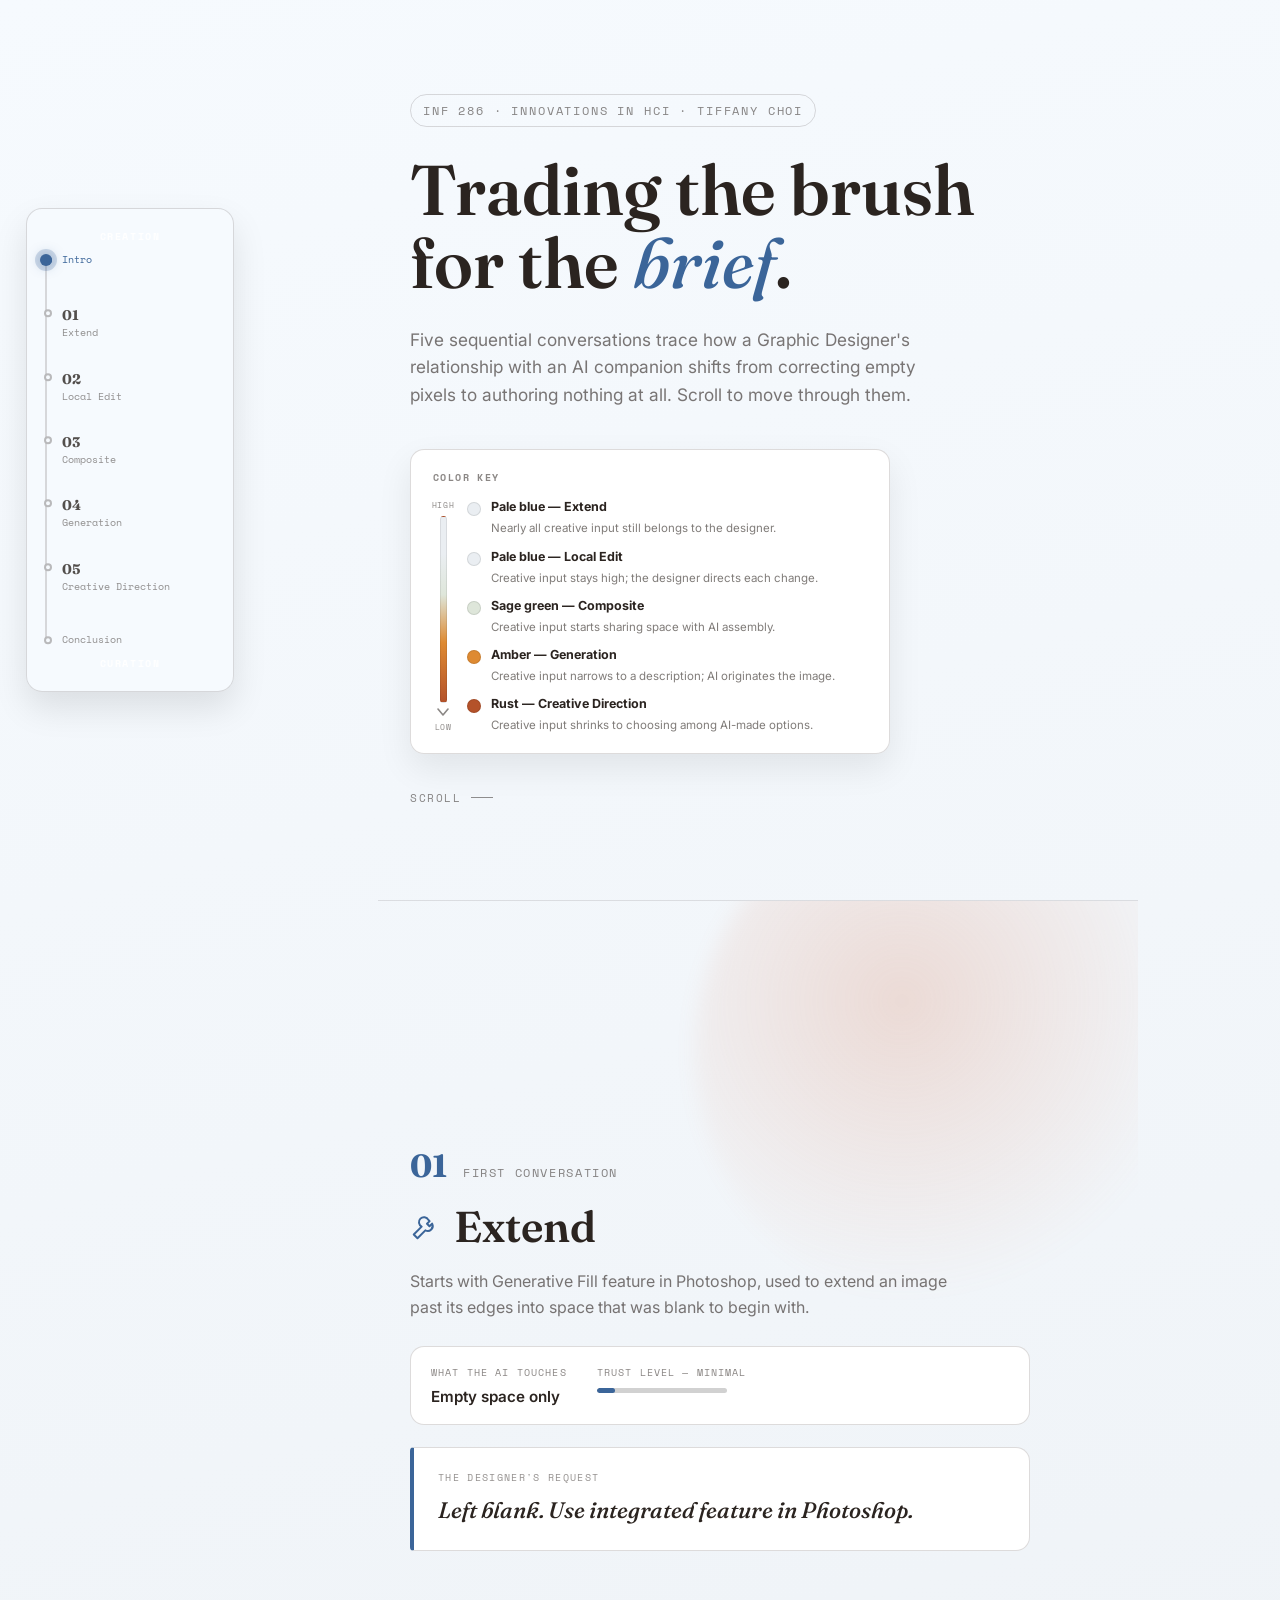
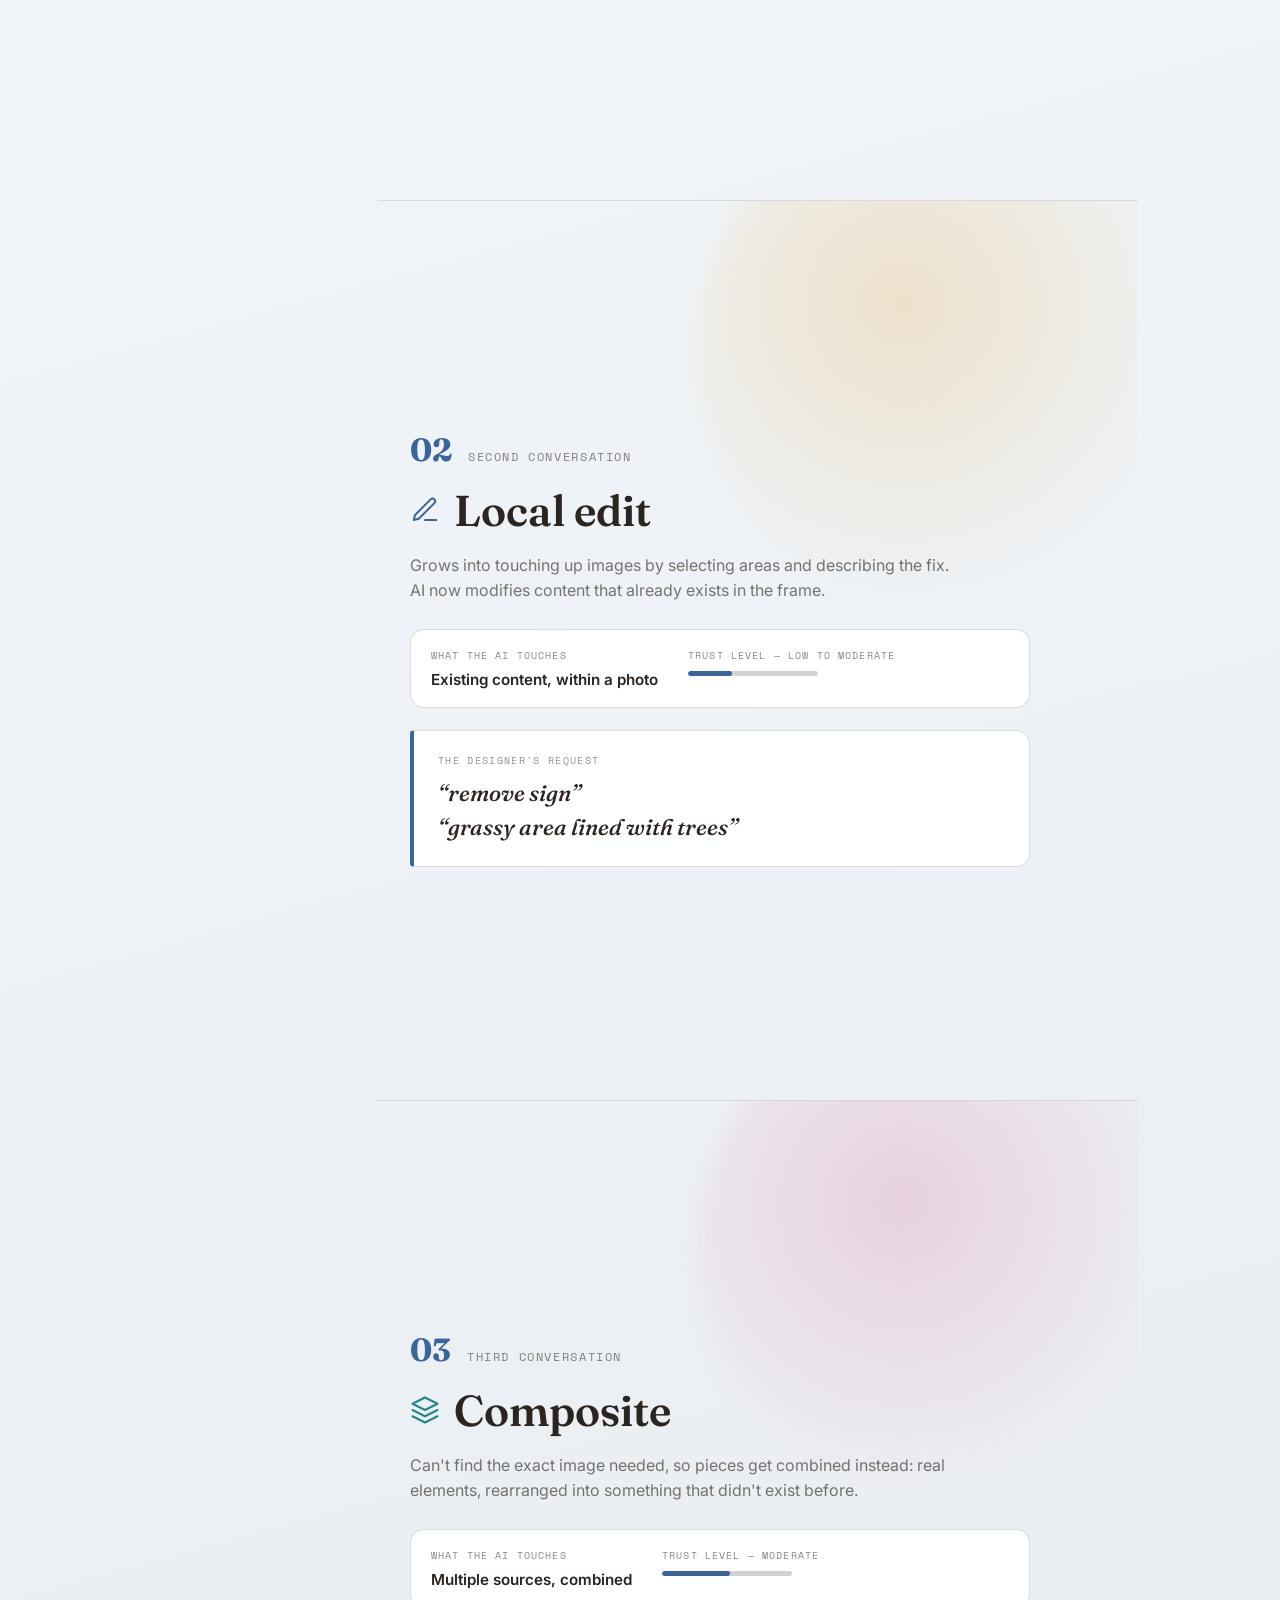
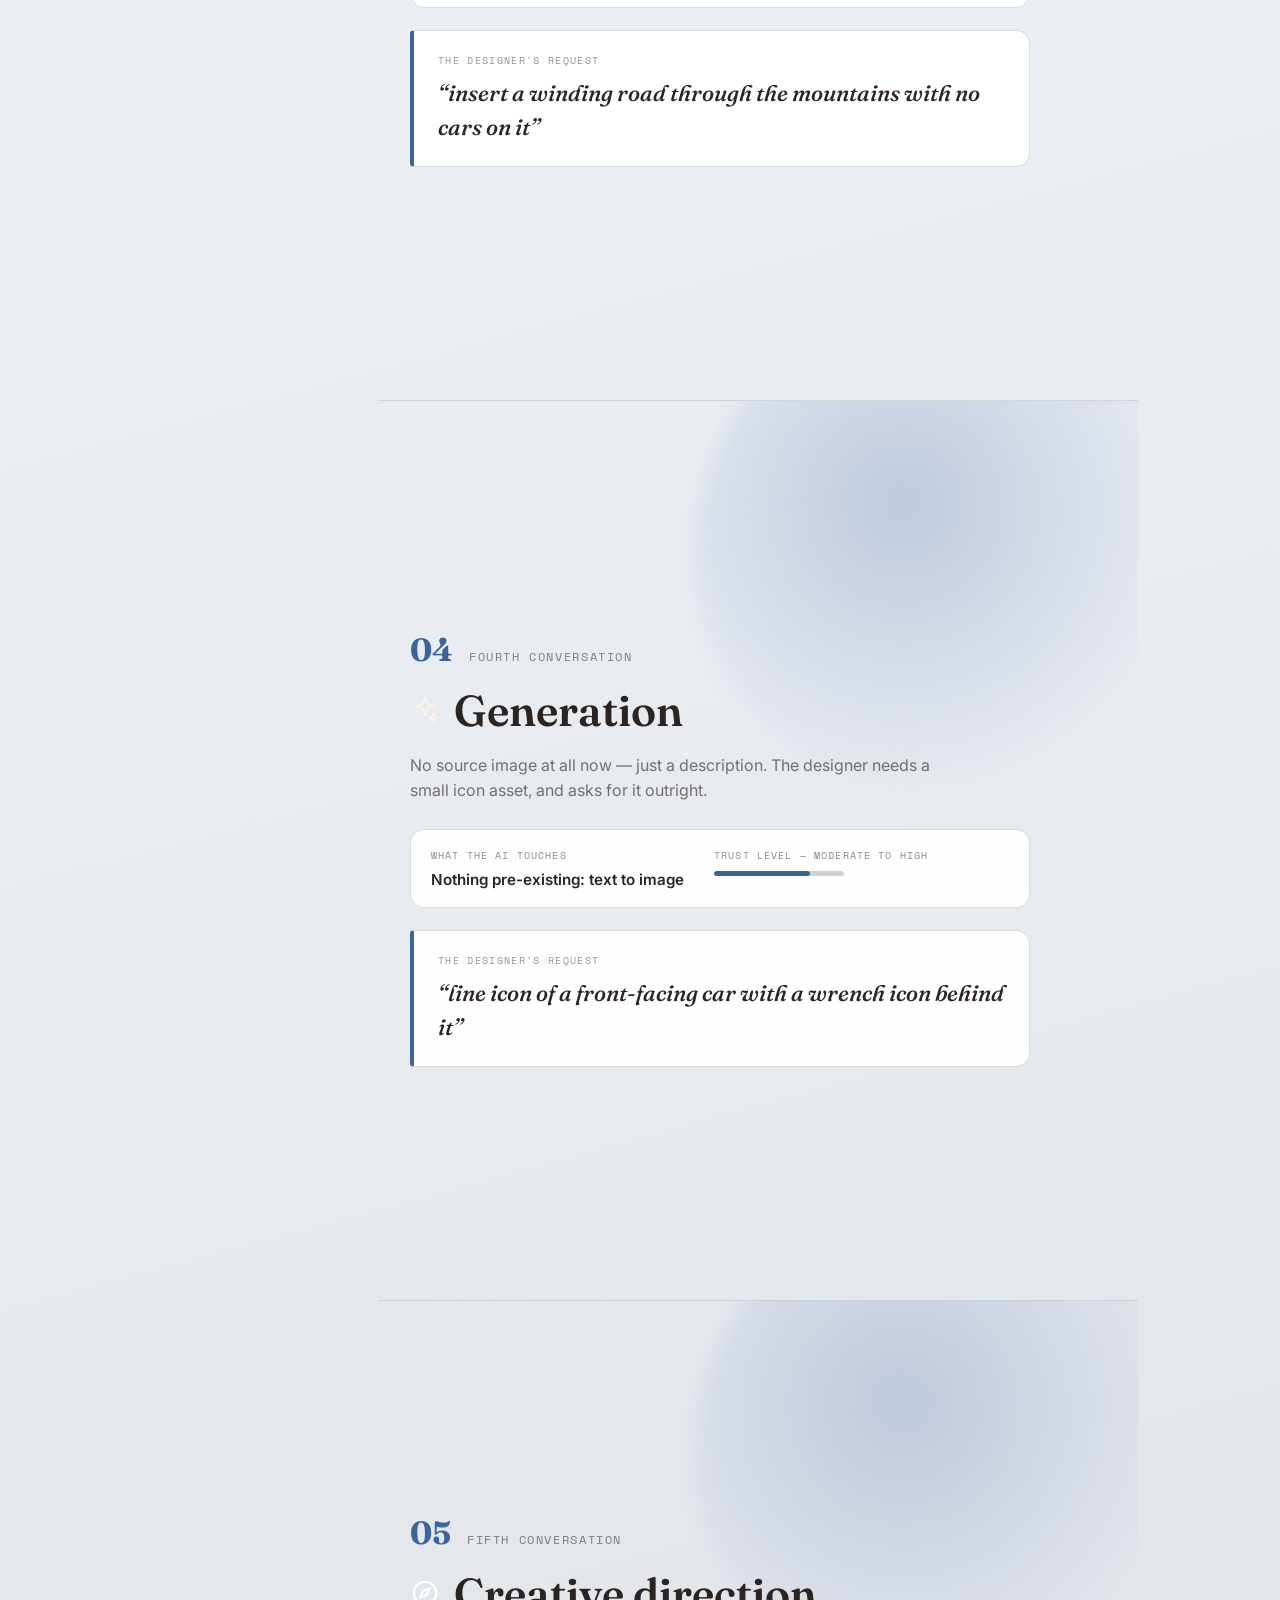
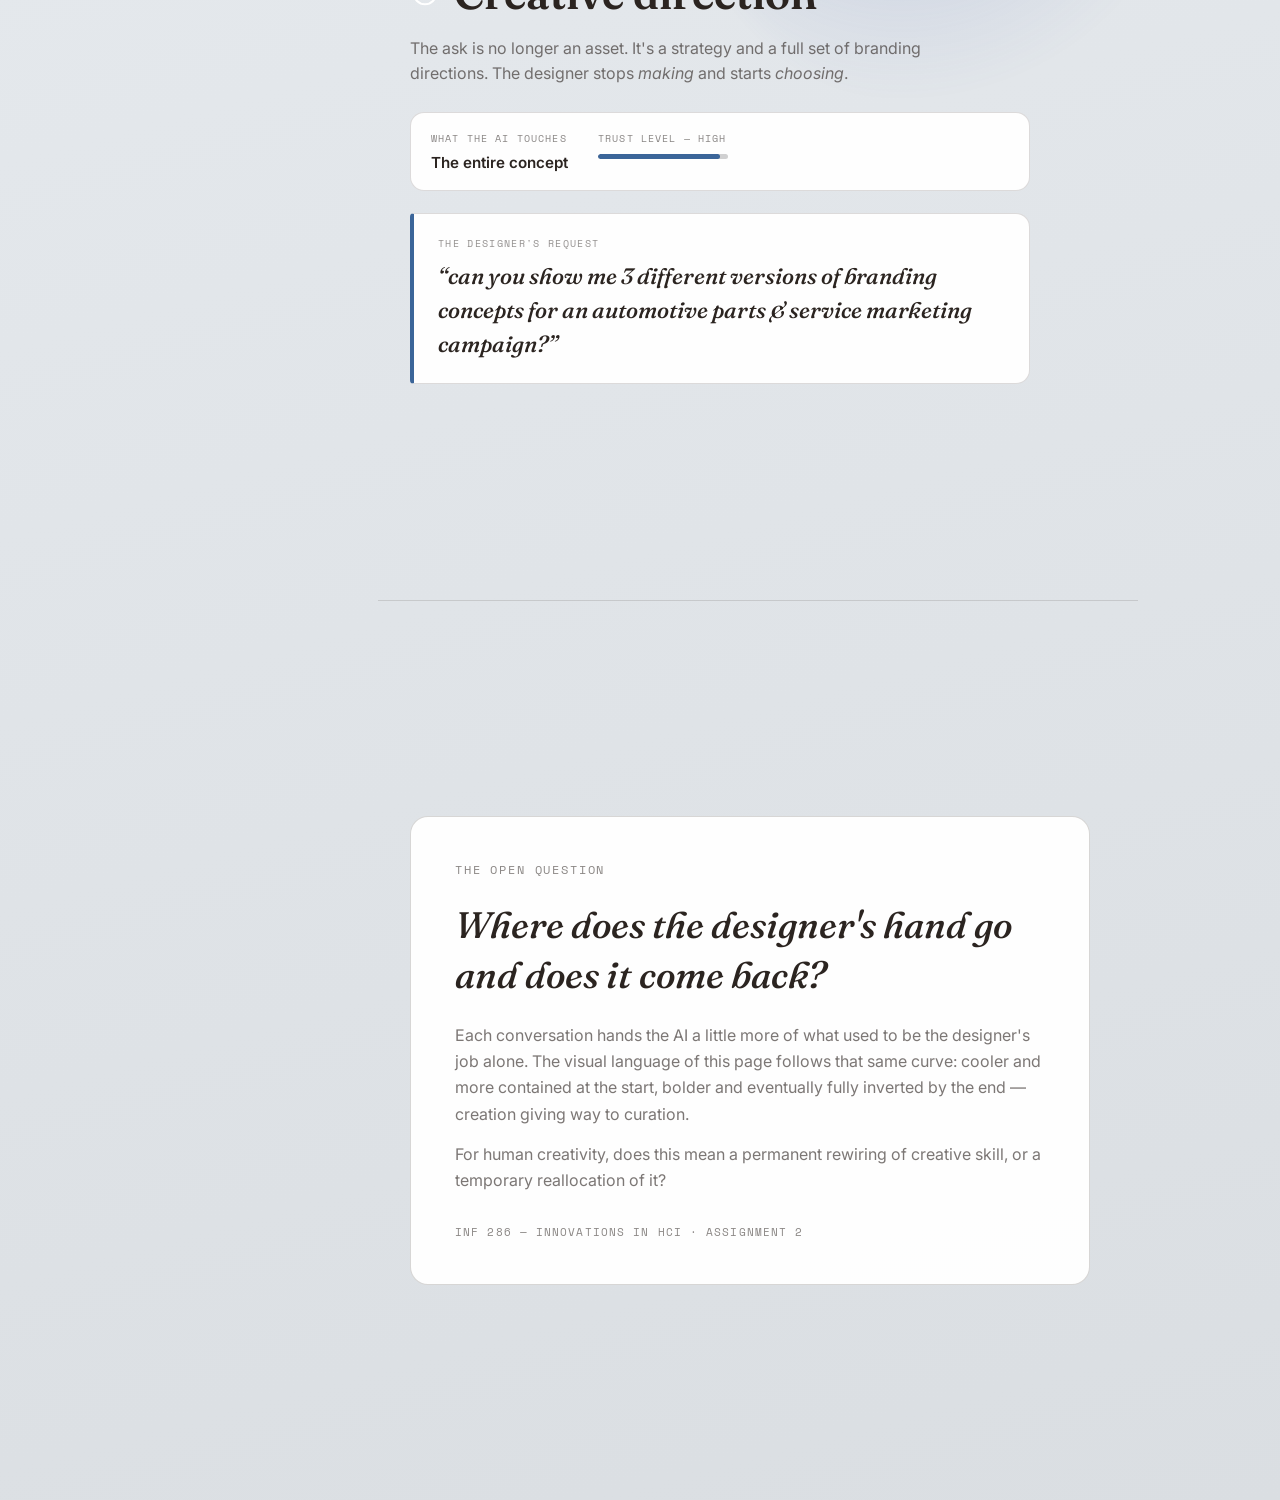
<file: index.html>
<!DOCTYPE html>
<html lang="en">
<head>
<meta charset="UTF-8">
<meta name="viewport" content="width=device-width, initial-scale=1.0">
<title>Trading the Brush for the Brief</title>
<link rel="preconnect" href="https://fonts.googleapis.com">
<link rel="preconnect" href="https://fonts.gstatic.com" crossorigin>
<link href="https://fonts.googleapis.com/css2?family=Fraunces:ital,opsz,wght@0,9..144,400;0,9..144,600;0,9..144,700;1,9..144,500&family=Space+Mono:wght@400;700&family=Inter:wght@400;500;600;700&display=swap" rel="stylesheet">
<style>
  :root{
    --bg-rgb: 234,238,242;
    --bg-rgb-l: 246,248,250;
    --bg-rgb-d: 220,225,230;
    --ink-rgb: 43,36,32;
    --accent: 59,101,153;
    --trust-color: 59,101,153;
    --num-color: 59,101,153;
    --rail-color: 59,101,153;
    --card-alpha: 0.95;
  }
  *{ box-sizing:border-box; }
  html{ scroll-behavior: smooth; }
  @media (prefers-reduced-motion: reduce){
    html{ scroll-behavior:auto; }
    *{ animation-duration: 0.01ms !important; transition-duration: 0.01ms !important; scroll-snap-type: none !important; }
  }
  body{
    margin:0;
    background: linear-gradient(165deg, rgb(var(--bg-rgb-l)) 0%, rgb(var(--bg-rgb)) 55%, rgb(var(--bg-rgb-d)) 100%);
    color: rgb(var(--ink-rgb));
    font-family: 'Inter', sans-serif;
    transition: background 0.5s ease-out, color 0.5s ease-out;
    overflow-x: hidden;
  }
  ::selection{ background: rgba(var(--accent), 0.3); }
  a{ color: inherit; }
  main{ scroll-snap-type: y proximity; }
  section{ scroll-snap-align: start; }

  /* ---------- Left wayfinding rail ---------- */
  .rail{ display:none; }
  @media (min-width: 1150px){
    .rail{
      display:flex; flex-direction:column; align-items:center;
      position: fixed; left: 26px; top: 50%; transform: translateY(-50%); z-index: 50;
      width: 208px;
      background: rgba(var(--bg-rgb-l), var(--card-alpha));
      border: 1px solid rgba(var(--ink-rgb), 0.16);
      border-radius: 16px; padding: 20px 18px;
      box-shadow: 0 16px 34px rgba(0,0,0,0.10);
      backdrop-filter: blur(10px);
      transition: background-color 0.5s ease-out, border-color 0.5s ease-out;
    }
    main{ padding-left: 236px; }
  }
  .rail-title{
    font-family:'Space Mono', monospace; font-size: 10px; font-weight: 900;letter-spacing: 0.16em; text-transform: uppercase;
    color:  white;
  }
  .rail-title.top{ margin-bottom: 16px; }
  .rail-title.bottom{ margin-top: 16px; }
  .rail-body{ position: relative; display:flex; height: 380px; width: 100%; }
  .rail-line{ position: relative; width: 2px; background: rgba(var(--ink-rgb), 0.16); border-radius: 2px; flex-shrink: 0; }
  .rail-line-fill{
    position: absolute; top:0; left:0; width:100%; height: 0%;
    background: rgb(var(--accent)); border-radius: 2px;
    transition: height 0.05s linear, background-color 0.4s ease-out;
  }
  .rail-marker{
    position: absolute; left: 50%; top: 0%; width: 12px; height: 12px; margin-left: -6px; margin-top: -6px;
    border-radius: 50%; background: rgb(var(--accent));
    box-shadow: 0 0 0 5px rgba(var(--accent), 0.22), 0 0 12px rgba(var(--accent), 0.5);
    transition: top 0.05s linear, background-color 0.4s ease-out, box-shadow 0.4s ease-out;
  }
  .rail-nodes{ position:relative; width:100%; }
  .rail-node{
    position:absolute; left: -3px; transform: translateY(-50%);
    display:flex; align-items:flex-start; gap: 10px; width: 100%;
    background: none; border: none; padding: 3px 0; font-family: inherit; cursor: pointer; text-align: left;
  }
  .rail-node-dot{
    width: 8px; height: 8px; border-radius: 50%;
    background: rgba(var(--bg-rgb-l), 1); border: 2px solid rgba(var(--ink-rgb), 0.3);
    flex-shrink: 0; margin-top: 3px; transition: all 0.25s ease;
  }
  .rail-node.active .rail-node-dot{
    background: rgb(var(--accent)); border-color: rgb(var(--accent));
    animation: nodePop 0.5s cubic-bezier(.34,1.56,.64,1);
  }
  @keyframes nodePop{ 0%{ transform: scale(0.6); } 60%{ transform: scale(1.4); } 100%{ transform: scale(1); } }
  .rail-node-text{
    font-family:'Space Mono', monospace; font-size: 10px; line-height: 1.35;
    color: rgba(var(--ink-rgb), 0.5); max-width: 148px; overflow-wrap: break-word; transition: color 0.25s ease;
  }
  .rail-node-text b{
    display:block; font-family: 'Fraunces', serif; font-size: 14px; font-weight: 700;
    color: rgba(var(--ink-rgb), 0.8); margin-bottom: 1px; transition: color 0.25s ease;
  }
  .rail-node.active .rail-node-text{ color: rgb(var(--rail-color)); }
  .rail-node.active .rail-node-text b{ color: rgb(var(--num-color)); }

  /* ---------- Top-right controls: input arrow + legend ---------- */
  .top-controls{
    position: fixed; top: 24px; right: 24px; z-index: 60;
    opacity: 0; transform: scale(0.7); pointer-events: none;
    transition: opacity 0.45s ease, transform 0.45s cubic-bezier(.22,.8,.32,1);
  }
  .top-controls.docked{ opacity: 1; transform: scale(1); pointer-events: auto; }
  .legend-toggle{
    display:flex; align-items:center; gap: 9px;
    background: rgba(var(--bg-rgb-l), var(--card-alpha));
    border: 1px solid rgba(var(--ink-rgb), 0.16);
    border-radius: 999px; padding: 9px 15px 9px 9px;
    box-shadow: 0 10px 24px rgba(0,0,0,0.12); backdrop-filter: blur(10px);
    cursor:pointer; font-family:'Space Mono', monospace; font-size: 10.5px; letter-spacing: 0.05em;
    color: rgb(var(--ink-rgb)); transition: background-color 0.5s ease-out, border-color 0.5s ease-out, color 0.5s ease-out;
  }
  .legend-swatches{ display:flex; }
  .legend-swatches span{ width: 12px; height: 12px; border-radius: 50%; display:block; margin-left: -4px; border: 2px solid rgb(var(--bg-rgb-l)); }
  .legend-swatches span:first-child{ margin-left:0; }
  .legend-panel{
    position: fixed; right: 24px; top: 70px; z-index: 60; width: 340px;
    background: rgba(var(--bg-rgb-l), var(--card-alpha));
    border: 1px solid rgba(var(--ink-rgb), 0.16);
    border-radius: 14px; padding: 18px;
    box-shadow: 0 14px 34px rgba(0,0,0,0.16); backdrop-filter: blur(10px);
    opacity: 0; transform: translateY(-8px); pointer-events: none;
    transition: opacity 0.25s ease, transform 0.25s ease, background-color 0.5s ease-out, border-color 0.5s ease-out;
  }
  .legend-panel.open{ opacity: 1; transform: translateY(0); pointer-events: auto; }
  .legend-panel h4{
    margin: 0 0 14px; font-family:'Space Mono', monospace; font-size: 10px; letter-spacing: 0.14em;
    text-transform: uppercase; color: rgba(var(--ink-rgb), 0.55);
  }
  .legend-body{ display:flex; gap: 14px; align-items: stretch; }
  .legend-arrow-col{
    display:flex; flex-direction:column; align-items:center; gap: 5px; width: 20px; flex-shrink:0;
  }
  .legend-arrow-label{
    font-family:'Space Mono', monospace; font-size: 8px; letter-spacing: 0.08em; text-transform: uppercase;
    color: rgba(var(--ink-rgb), 0.55);
  }
  .legend-arrow-bar{
    width: 7px; flex: 1; min-height: 60px; border-radius: 4px;
    background: linear-gradient(to bottom, #EAEEF2 0%, #EAEEF2 20%, #DEE6DA 42%, #DE8A32 68%, #B4522A 100%);
    border: 1px solid rgba(0,0,0,0.08);
  }
  .legend-arrow-head{ color: rgba(var(--ink-rgb), 0.55); }
  .legend-rows{ flex: 1; min-width: 0; }
  .legend-row{ display:flex; gap: 10px; align-items: flex-start; margin-bottom: 12px; }
  .legend-row:last-child{ margin-bottom: 0; }
  .legend-dot{ width: 14px; height: 14px; border-radius: 50%; margin-top: 3px; flex-shrink:0; border: 1px solid rgba(0,0,0,0.1); }
  .legend-text b{ display:block; font-size: 12.5px; margin-bottom: 2px; color: rgb(var(--ink-rgb)); }
  .legend-text span{ font-size: 11.5px; color: rgba(var(--ink-rgb), 0.6); line-height: 1.4; }
  @media (max-width: 640px){ .legend-panel{ width: calc(100vw - 48px); } }

  /* ---------- Layout ---------- */
  .wrap{ max-width: 760px; margin: 0 auto; padding: 0 32px; }
  section{ min-height: 100vh; display:flex; flex-direction:column; justify-content:center; position: relative; padding: 90px 0; }
  .panel{ width: 100%; max-width: 620px; }

  /* ---------- Hero ---------- */
  .hero{ align-items:flex-start; }
  .hero-inner{ max-width: 620px; }
  .hero .eyebrow{
    display:inline-block; font-family:'Space Mono', monospace; font-size: 11.5px; letter-spacing: 0.16em;
    text-transform: uppercase; color: rgba(var(--ink-rgb), 0.55); margin-bottom: 26px;
    padding: 7px 12px; border: 1px solid rgba(var(--ink-rgb), 0.16); border-radius: 999px;
  }
  .hero h1{ font-family:'Fraunces', serif; font-weight: 600; font-size: clamp(2.4rem, 6vw, 4.4rem); line-height: 1.04; margin: 0 0 26px; }
  .hero h1 em{ font-style: italic; font-weight: 500; color: rgb(var(--accent)); }
  .hero p{ font-size: 1.08rem; line-height: 1.62; color: rgba(var(--ink-rgb), 0.62); max-width: 48ch; margin: 0 0 40px; }
  .hero-key{
    background: rgba(255,255,255, var(--card-alpha));
    border: 1px solid rgba(var(--ink-rgb), 0.16);
    border-radius: 14px; padding: 20px 22px;
    max-width: 480px; margin: 0 0 36px;
    box-shadow: 0 14px 34px rgba(0,0,0,0.08);
    transform-origin: top right;
    transition: opacity 0.55s ease, transform 0.55s cubic-bezier(.3,.8,.3,1), background-color 0.5s ease-out, border-color 0.5s ease-out;
  }
  .hero-key h4{
    margin: 0 0 14px; font-family:'Space Mono', monospace; font-size: 10px; letter-spacing: 0.14em;
    text-transform: uppercase; color: rgba(var(--ink-rgb), 0.55);
  }
  .hero-key.folded{ opacity: 0; transform: translate(380px, -260px) scale(0.16); pointer-events: none; }

  .scroll-cue{
    font-family:'Space Mono', monospace; font-size: 11px; letter-spacing: 0.14em; text-transform: uppercase;
    color: rgba(var(--ink-rgb), 0.55); display:flex; align-items:center; gap: 10px;
  }
  .scroll-cue::after{ content:''; width: 22px; height: 1px; background: rgba(var(--ink-rgb), 0.5); animation: pulse-line 1.8s ease-in-out infinite; }
  @keyframes pulse-line{ 0%,100%{ width: 12px; opacity:0.4; } 50%{ width: 32px; opacity:1; } }

  /* ---------- Stage ---------- */
  .stage{ overflow: hidden; border-top: 1px solid rgba(var(--ink-rgb), 0.12); }
  .stage::before{
    content:''; position:absolute; top: -12%; right: -10%;
    width: 42vw; height: 42vw; max-width: 520px; max-height: 520px; border-radius: 50%;
    background: radial-gradient(circle at 40% 40%, var(--pop) 0%, transparent 68%);
    opacity: var(--pop-op, 0.24); filter: blur(10px); pointer-events: none; z-index: 0;
  }
  .stage > *{ position: relative; z-index: 1; }

  .stage-head{
    display:flex; align-items: baseline; gap: 16px; margin-bottom: 18px;
    opacity: 0; transform: translateY(14px);
    transition: opacity 0.5s ease, transform 0.5s ease;
  }
  .stage.in-view .stage-head{ opacity:1; transform: translateY(0); }
  .stage-num{ font-family:'Fraunces', serif; font-weight: 700; font-size: 2rem; line-height:1; color: rgb(var(--num-color)); transition: color 0.4s ease-out; }
  .stage-name{ font-family:'Space Mono', monospace; font-size: 11.5px; letter-spacing: 0.14em; text-transform: uppercase; color: rgba(var(--ink-rgb), 0.55); }

  .h2-row{ display:flex; align-items:center; gap: 14px; margin-bottom: 16px; }
  .stage-icon{ width: 30px; height: 30px; flex-shrink: 0; display:block; }
  .stage h2{
    font-family:'Fraunces', serif; font-weight: 600; font-size: clamp(1.9rem, 4vw, 2.7rem);
    margin: 0; opacity: 0; transform: translateY(16px) scale(0.97);
  }
  .stage.in-view h2{
    animation-name: stagePop; animation-duration: 0.7s; animation-timing-function: cubic-bezier(.2,.9,.25,1.15);
    animation-delay: 0.16s; animation-fill-mode: forwards;
  }
  @keyframes stagePop{
    0%{ opacity:0; transform: translateY(16px) scale(0.96); }
    65%{ opacity:1; transform: translateY(-3px) scale(1.015); }
    100%{ opacity:1; transform: translateY(0) scale(1); }
  }

  .scenario{
    font-size: 1rem; color: rgba(var(--ink-rgb), 0.62); margin: 0 0 26px; max-width: 54ch; line-height: 1.58;
    opacity: 0; transform: translateY(14px);
    transition: opacity 0.5s ease 0.3s, transform 0.5s ease 0.3s;
  }
  .stage.in-view .scenario{ opacity:1; transform: translateY(0); }

  .fact-box{
    background: rgba(255,255,255, var(--card-alpha));
    border: 1px solid rgba(var(--ink-rgb), 0.16);
    border-radius: 14px; padding: 18px 20px;
    display:flex; gap: 30px; flex-wrap: wrap; margin-bottom: 22px;
    opacity: 0; transform: translateY(14px);
    transition: opacity 0.5s ease 0.46s, transform 0.5s ease 0.46s, background-color 0.5s ease-out, border-color 0.5s ease-out;
  }
  .stage.in-view .fact-box{ opacity:1; transform: translateY(0); }
  .meta-label{
    font-family:'Space Mono', monospace; font-size: 9.5px; letter-spacing: 0.12em; text-transform: uppercase;
    color: rgba(var(--ink-rgb), 0.55); display:block; margin-bottom: 7px;
  }
  .meta-value{ font-size: 0.95rem; font-weight: 600; }
  .trust-bar{ width: 130px; height: 5px; background: rgba(0,0,0,0.18); border-radius: 3px; margin-top: 9px; overflow: hidden; }
  .trust-fill{ height: 100%; border-radius: 3px; background: rgb(var(--trust-color)); transition: background-color 0.4s ease-out, width 0.9s cubic-bezier(.22,.8,.32,1); width:0%; }

  .pull-quote{
    background: rgba(255,255,255, var(--card-alpha));
    border: 1px solid rgba(var(--ink-rgb), 0.16);
    border-left: 4px solid rgb(var(--accent));
    border-radius: 4px 14px 14px 4px; padding: 22px 24px;
    opacity: 0; transform: translateY(16px);
    transition: opacity 0.6s ease 0.68s, transform 0.6s ease 0.68s, background-color 0.5s ease-out, border-color 0.5s ease-out;
  }
  .stage.in-view .pull-quote{ opacity:1; transform: translateY(0); }
  .pull-quote-label{ font-family:'Space Mono', monospace; font-size: 9.5px; letter-spacing: 0.14em; text-transform: uppercase; color: rgba(var(--ink-rgb), 0.5); margin-bottom: 10px; }
  .pull-quote-text{ font-family: 'Fraunces', serif; font-style: italic; font-weight: 500; font-size: clamp(1.1rem, 2vw, 1.4rem); line-height: 1.5; margin: 0; }

  /* ---------- Outro ---------- */
  .outro{ border-top: 1px solid rgba(var(--ink-rgb), 0.14); align-items:flex-start; }
  .outro-card{
    background: rgba(255,255,255, var(--card-alpha));
    border: 1px solid rgba(var(--ink-rgb), 0.18);
    border-radius: 18px; padding: 44px; max-width: 680px;
    transition: background-color 0.5s ease-out, border-color 0.5s ease-out;
  }
  .outro .eyebrow{ font-family:'Space Mono', monospace; font-size: 11.5px; letter-spacing: 0.16em; text-transform: uppercase; color: rgba(var(--ink-rgb), 0.55); margin-bottom: 22px; display:block; }
  .outro h2{ font-family:'Fraunces', serif; font-style: italic; font-weight: 500; font-size: clamp(1.6rem, 3.2vw, 2.3rem); line-height: 1.35; margin: 0 0 22px; }
  .outro p{ font-size: 1rem; line-height: 1.65; color: rgba(var(--ink-rgb), 0.62); margin: 0 0 14px; }
  .outro .credit{ margin-top: 30px; font-family:'Space Mono', monospace; font-size: 11px; letter-spacing: 0.1em; text-transform: uppercase; color: rgba(var(--ink-rgb), 0.55); }

  .mobile-indicator{ display:none; position: fixed; top: 0; left:0; right:0; height: 4px; background: rgba(var(--ink-rgb),0.14); z-index: 60; }
  .mobile-indicator-fill{ height:100%; width:0%; background: rgb(var(--accent)); transition: width 0.05s linear, background-color 0.4s ease-out; }
  @media (max-width: 1149px){ .mobile-indicator{ display:block; } }
</style>
</head>
<body>

<div class="mobile-indicator"><div class="mobile-indicator-fill" id="mobileFill"></div></div>

<div class="top-controls">
  <div class="legend-toggle" id="legendToggle">
    <span class="legend-swatches"><span style="background:#EAEEF2;"></span><span style="background:#DEE6DA;"></span><span style="background:#DE8A32;"></span><span style="background:#B4522A;"></span></span>
    Color key
  </div>
</div>
<div class="legend-panel" id="legendPanel">
  <h4>Color key</h4>
  <div class="legend-body">
    <div class="legend-arrow-col">
      <span class="legend-arrow-label">High</span>
      <div class="legend-arrow-bar"></div>
      <svg class="legend-arrow-head" width="12" height="8" viewBox="0 0 12 8" fill="none" stroke="currentColor" stroke-width="1.6" stroke-linecap="round" stroke-linejoin="round"><polyline points="1 1 6 7 11 1"/></svg>
      <span class="legend-arrow-label">Low</span>
    </div>
    <div class="legend-rows">
      <div class="legend-row"><span class="legend-dot" style="background:#EAEEF2;"></span><div class="legend-text"><b>Pale blue &mdash; Repair</b><span>Nearly all creative input still belongs to the designer.</span></div></div>
      <div class="legend-row"><span class="legend-dot" style="background:#EAEEF2;"></span><div class="legend-text"><b>Pale blue &mdash; Local Edit</b><span>Creative input stays high; the designer directs each change.</span></div></div>
      <div class="legend-row"><span class="legend-dot" style="background:#DEE6DA;"></span><div class="legend-text"><b>Sage green &mdash; Composite</b><span>Creative input starts sharing space with AI assembly.</span></div></div>
      <div class="legend-row"><span class="legend-dot" style="background:#DE8A32;"></span><div class="legend-text"><b>Amber &mdash; Generation</b><span>Creative input narrows to a description; AI originates the image.</span></div></div>
      <div class="legend-row"><span class="legend-dot" style="background:#B4522A;"></span><div class="legend-text"><b>Rust &mdash; Creative Direction</b><span>Creative input shrinks to choosing among AI-made options.</span></div></div>
    </div>
  </div>
</div>

<div class="rail">
  <div class="rail-title top">Creation</div>
  <div class="rail-body">
    <div class="rail-line"><div class="rail-line-fill" id="railFill"></div><div class="rail-marker" id="railMarker"></div></div>
    <div class="rail-nodes" id="railNodes"></div>
  </div>
  <div class="rail-title bottom">Curation</div>
</div>

<main>

  <section class="hero wrap" id="hero">
    <div class="hero-inner">
      <div class="eyebrow">INF 286 &middot; Innovations in HCI &middot; Tiffany Choi</div>
      <h1>Trading the brush<br>for the <em>brief</em>.</h1>
      <p>Five sequential conversations trace how a Graphic Designer's relationship with an AI companion shifts from correcting empty pixels to authoring nothing at all. Scroll to move through them.</p>
      <div class="hero-key" id="heroKey">
        <h4>Color key</h4>
        <div class="legend-body">
          <div class="legend-arrow-col">
            <span class="legend-arrow-label">High</span>
            <div class="legend-arrow-bar"></div>
            <svg class="legend-arrow-head" width="12" height="8" viewBox="0 0 12 8" fill="none" stroke="currentColor" stroke-width="1.6" stroke-linecap="round" stroke-linejoin="round"><polyline points="1 1 6 7 11 1"/></svg>
            <span class="legend-arrow-label">Low</span>
          </div>
          <div class="legend-rows">
            <div class="legend-row"><span class="legend-dot" style="background:#EAEEF2;"></span><div class="legend-text"><b>Pale blue &mdash; Extend</b><span>Nearly all creative input still belongs to the designer.</span></div></div>
            <div class="legend-row"><span class="legend-dot" style="background:#EAEEF2;"></span><div class="legend-text"><b>Pale blue &mdash; Local Edit</b><span>Creative input stays high; the designer directs each change.</span></div></div>
            <div class="legend-row"><span class="legend-dot" style="background:#DEE6DA;"></span><div class="legend-text"><b>Sage green &mdash; Composite</b><span>Creative input starts sharing space with AI assembly.</span></div></div>
            <div class="legend-row"><span class="legend-dot" style="background:#DE8A32;"></span><div class="legend-text"><b>Amber &mdash; Generation</b><span>Creative input narrows to a description; AI originates the image.</span></div></div>
            <div class="legend-row"><span class="legend-dot" style="background:#B4522A;"></span><div class="legend-text"><b>Rust &mdash; Creative Direction</b><span>Creative input shrinks to choosing among AI-made options.</span></div></div>
          </div>
        </div>
      </div>
      <div class="scroll-cue">Scroll</div>
    </div>
  </section>

  <section class="stage wrap" data-stage="0" id="stage-0" style="--pop:#D98C6E; --pop-op:0.26;">
    <div class="stage-head"><span class="stage-num">01</span><span class="stage-name">First conversation</span></div>
    <div class="h2-row">
      <!-- Replace src with your own icon (e.g. /assets/repair.svg) -->
      <img class="stage-icon" alt="" src="data:image/svg+xml;utf8,<svg xmlns='http://www.w3.org/2000/svg' viewBox='0 0 24 24' fill='none' stroke='%233B6599' stroke-width='1.6' stroke-linecap='round' stroke-linejoin='round'><path d='M14.7 6.3a4 4 0 1 0-5.4 5.4L3 18l3 3 6.3-6.3a4 4 0 0 0 5.4-5.4l-2.1 2.1-2-2 2.1-2.1z'/></svg>">
      <h2>Extend</h2>
    </div>
    <p class="scenario">Starts with Generative Fill feature in Photoshop, used to extend an image past its edges into space that was blank to begin with.</p>
    <div class="fact-box panel">
      <div><span class="meta-label">What the AI touches</span><span class="meta-value">Empty space only</span></div>
      <div><span class="meta-label">Trust level &mdash; minimal</span><div class="trust-bar"><div class="trust-fill" data-width="14"></div></div></div>
    </div>
    <div class="pull-quote panel">
      <div class="pull-quote-label">The designer's request</div>
      <p class="pull-quote-text">Left blank. Use integrated feature in Photoshop.</p>
    </div>
  </section>

  <section class="stage wrap" data-stage="1" id="stage-1" style="--pop:#E8A844; --pop-op:0.24;">
    <div class="stage-head"><span class="stage-num">02</span><span class="stage-name">Second conversation</span></div>
    <div class="h2-row">
      <!-- Replace src with your own icon (e.g. /assets/local-edit.svg) -->
      <img class="stage-icon" alt="" src="data:image/svg+xml;utf8,<svg xmlns='http://www.w3.org/2000/svg' viewBox='0 0 24 24' fill='none' stroke='%233B6599' stroke-width='1.6' stroke-linecap='round' stroke-linejoin='round'><path d='M12 20h9'/><path d='M16.5 3.5a2.12 2.12 0 0 1 3 3L7 19l-4 1 1-4L16.5 3.5z'/></svg>">
      <h2>Local edit</h2>
    </div>
    <p class="scenario">Grows into touching up images by selecting areas and describing the fix. AI now modifies content that already exists in the frame.</p>
    <div class="fact-box panel">
      <div><span class="meta-label">What the AI touches</span><span class="meta-value">Existing content, within a photo</span></div>
      <div><span class="meta-label">Trust level &mdash; low to moderate</span><div class="trust-bar"><div class="trust-fill" data-width="34"></div></div></div>
    </div>
    <div class="pull-quote panel">
      <div class="pull-quote-label">The designer's request</div>
      <p class="pull-quote-text">&ldquo;remove sign&rdquo; </br>&ldquo;grassy area lined with trees&rdquo;</p>
    </div>
  </section>

  <section class="stage wrap" data-stage="2" id="stage-2" style="--pop:#D65A82; --pop-op:0.20;">
    <div class="stage-head"><span class="stage-num">03</span><span class="stage-name">Third conversation</span></div>
    <div class="h2-row">
      <!-- Replace src with your own icon (e.g. /assets/composite.svg) -->
      <img class="stage-icon" alt="" src="data:image/svg+xml;utf8,<svg xmlns='http://www.w3.org/2000/svg' viewBox='0 0 24 24' fill='none' stroke='%2322848C' stroke-width='1.6' stroke-linecap='round' stroke-linejoin='round'><polygon points='12 2 2 7 12 12 22 7 12 2'/><polyline points='2 17 12 22 22 17'/><polyline points='2 12 12 17 22 12'/></svg>">
      <h2>Composite</h2>
    </div>
    <p class="scenario">Can't find the exact image needed, so pieces get combined instead: real elements, rearranged into something that didn't exist before.</p>
    <div class="fact-box panel">
      <div><span class="meta-label">What the AI touches</span><span class="meta-value">Multiple sources, combined</span></div>
      <div><span class="meta-label">Trust level &mdash; moderate</span><div class="trust-bar"><div class="trust-fill" data-width="52"></div></div></div>
    </div>
    <div class="pull-quote panel">
      <div class="pull-quote-label">The designer's request</div>
      <p class="pull-quote-text">&ldquo;insert a winding road through the mountains with no cars on it&rdquo;</p>
    </div>
  </section>

  <section class="stage wrap" data-stage="3" id="stage-3" style="--pop:#405AA8; --pop-op:0.24;">
    <div class="stage-head"><span class="stage-num">04</span><span class="stage-name">Fourth conversation</span></div>
    <div class="h2-row">
      <!-- Replace src with your own icon (e.g. /assets/generation.svg) -->
      <img class="stage-icon" alt="" src="data:image/svg+xml;utf8,<svg xmlns='http://www.w3.org/2000/svg' viewBox='0 0 24 24' fill='none' stroke='%23FBF3E6' stroke-width='1.6' stroke-linecap='round' stroke-linejoin='round'><path d='M12 2l1.8 5.2L19 9l-5.2 1.8L12 16l-1.8-5.2L5 9l5.2-1.8L12 2z'/><path d='M19 15l.9 2.1L22 18l-2.1.9L19 21l-.9-2.1L16 18l2.1-.9L19 15z'/></svg>">
      <h2>Generation</h2>
    </div>
    <p class="scenario">No source image at all now &mdash; just a description. The designer needs a small icon asset, and asks for it outright.</p>
    <div class="fact-box panel">
      <div><span class="meta-label">What the AI touches</span><span class="meta-value">Nothing pre-existing: text to image</span></div>
      <div><span class="meta-label">Trust level &mdash; moderate to high</span><div class="trust-bar"><div class="trust-fill" data-width="74"></div></div></div>
    </div>
    <div class="pull-quote panel">
      <div class="pull-quote-label">The designer's request</div>
      <p class="pull-quote-text">&ldquo;line icon of a front-facing car with a wrench icon behind it&rdquo;</p>
    </div>
  </section>

  <section class="stage wrap" data-stage="4" id="stage-4" style="--pop:#405AA8; --pop-op:0.22;">
    <div class="stage-head"><span class="stage-num">05</span><span class="stage-name">Fifth conversation</span></div>
    <div class="h2-row">
      <!-- Replace src with your own icon (e.g. /assets/creative-direction.svg) -->
      <img class="stage-icon" alt="" src="data:image/svg+xml;utf8,<svg xmlns='http://www.w3.org/2000/svg' viewBox='0 0 24 24' fill='none' stroke='%23FFFFFF' stroke-width='1.6' stroke-linecap='round' stroke-linejoin='round'><circle cx='12' cy='12' r='9'/><polygon points='16 8 13.5 13.5 8 16 10.5 10.5 16 8'/></svg>">
      <h2>Creative direction</h2>
    </div>
    <p class="scenario">The ask is no longer an asset. It's a strategy and a full set of branding directions. The designer stops <em>making</em> and starts <em>choosing</em>.</p>
    <div class="fact-box panel">
      <div><span class="meta-label">What the AI touches</span><span class="meta-value">The entire concept</span></div>
      <div><span class="meta-label">Trust level &mdash; high</span><div class="trust-bar"><div class="trust-fill" data-width="94"></div></div></div>
    </div>
    <div class="pull-quote panel">
      <div class="pull-quote-label">The designer's request</div>
      <p class="pull-quote-text">&ldquo;can you show me 3 different versions of branding concepts for an automotive parts &amp; service marketing campaign?&rdquo;</p>
    </div>
  </section>

  <section class="outro wrap" id="outro">
    <div class="outro-card panel" style="max-width:680px;">
      <span class="eyebrow">The open question</span>
      <h2>Where does the designer's hand go and does it come back?</h2>
      <p>Each conversation hands the AI a little more of what used to be the designer's job alone. The visual language of this page follows that same curve: cooler and more contained at the start, bolder and eventually fully inverted by the end &mdash; creation giving way to curation.</p>
      <p>For human creativity, does this mean a permanent rewiring of creative skill, or a temporary reallocation of it?</p>
      <div class="credit">INF 286 &mdash; Innovations in HCI &middot; Assignment 2</div>
    </div>
  </section>

</main>

<script>
(function(){
  var stops = [
    { bg:[234,238,242], ink:[43,36,32],   accent:[59,101,153],  trust:[59,101,153],   num:[59,101,153],   rail:[59,101,153],  alpha:0.95 }, // Intro
    { bg:[234,238,242], ink:[43,36,32],   accent:[59,101,153],  trust:[59,101,153],   num:[59,101,153],   rail:[59,101,153],  alpha:0.95 }, // Repair
    { bg:[234,238,242], ink:[43,36,32],   accent:[59,101,153],  trust:[59,101,153],   num:[59,101,153],   rail:[59,101,153],  alpha:0.95 }, // Local Edit
    { bg:[222,230,218], ink:[51,51,51],   accent:[34,140,132],  trust:[34,140,132],   num:[34,140,132],   rail:[34,140,132],  alpha:0.88 }, // Composite
    { bg:[222,138,50],  ink:[253,245,232],accent:[167,112,53],  trust:[255,255,255],  num:[255,255,255],  rail:[110,68,28],   alpha:0.20 }, // Generation
    { bg:[186,86,40],   ink:[255,255,255],accent:[193,103,62],  trust:[255,255,255],  num:[255,255,255],  rail:[95,42,20],    alpha:0.16 }, // Creative Direction
    { bg:[144,24,70],   ink:[255,255,255],accent:[177,93,126],  trust:[255,255,255],  num:[255,255,255],  rail:[177,93,126],  alpha:0.12 }  // Conclusion
  ];
  var railMeta = [
    {id:'hero',    label:'Intro',              num:null},
    {id:'stage-0', label:'Extend',              num:'01'},
    {id:'stage-1', label:'Local Edit',          num:'02'},
    {id:'stage-2', label:'Composite',           num:'03'},
    {id:'stage-3', label:'Generation',          num:'04'},
    {id:'stage-4', label:'Creative Direction',  num:'05'},
    {id:'outro',   label:'Conclusion',          num:null}
  ];

  var root = document.documentElement;
  var railFill = document.getElementById('railFill');
  var railMarker = document.getElementById('railMarker');
  var railNodesEl = document.getElementById('railNodes');
  var mobileFill = document.getElementById('mobileFill');

  var trackEls = railMeta.map(function(m){ return document.getElementById(m.id); });
  var nodeEls = [];
  railMeta.forEach(function(m, i){
    var btn = document.createElement('button');
    btn.className = 'rail-node';
    btn.setAttribute('aria-label', 'Go to ' + m.label);
    btn.innerHTML = '<span class="rail-node-dot"></span><span class="rail-node-text">'+(m.num ? '<b>'+m.num+'</b>' : '')+m.label+'</span>';
    btn.addEventListener('click', function(){
      var target = document.getElementById(m.id);
      if(target){ target.scrollIntoView({behavior:'smooth', block:'start'}); }
    });
    railNodesEl.appendChild(btn);
    nodeEls.push(btn);
  });

  function lerp(a,b,t){ return a + (b-a)*t; }

  var anchors = [];
  function measure(){
    anchors = trackEls.map(function(el){ return el.offsetTop; });
    anchors.push(document.documentElement.scrollHeight - window.innerHeight);
    nodeEls.forEach(function(n, i){
      var range = anchors[anchors.length-1] - anchors[0];
      var pct = range > 0 ? ((anchors[i] - anchors[0]) / range) * 100 : (i/(nodeEls.length-1))*100;
      n.style.top = pct + '%';
    });
  }

  function update(){
    var scrollTop = window.scrollY || document.documentElement.scrollTop;
    var segIdx = 0;
    for(var i=0;i<anchors.length-1;i++){ if(scrollTop >= anchors[i]) segIdx = i; }
    segIdx = Math.min(segIdx, stops.length - 2);
    var segStart = anchors[segIdx], segEnd = anchors[segIdx+1];
    var frac = segEnd > segStart ? (scrollTop - segStart) / (segEnd - segStart) : 0;
    frac = Math.max(0, Math.min(1, frac));

    var s0 = stops[segIdx], s1 = stops[segIdx+1];
    var bg = [0,1,2].map(function(k){ return Math.round(lerp(s0.bg[k], s1.bg[k], frac)); });
    var ink = [0,1,2].map(function(k){ return Math.round(lerp(s0.ink[k], s1.ink[k], frac)); });
    var accent = [0,1,2].map(function(k){ return Math.round(lerp(s0.accent[k], s1.accent[k], frac)); });
    var trust = [0,1,2].map(function(k){ return Math.round(lerp(s0.trust[k], s1.trust[k], frac)); });
    var num = [0,1,2].map(function(k){ return Math.round(lerp(s0.num[k], s1.num[k], frac)); });
    var railColor = [0,1,2].map(function(k){ return Math.round(lerp(s0.rail[k], s1.rail[k], frac)); });
    var alpha = lerp(s0.alpha, s1.alpha, frac);

    var clamp255 = function(v){ return Math.max(0, Math.min(255, v)); };
    var bgLight = bg.map(function(c){ return clamp255(c + 12); });
    var bgDark = bg.map(function(c){ return clamp255(c - 16); });

    root.style.setProperty('--bg-rgb', bg.join(','));
    root.style.setProperty('--bg-rgb-l', bgLight.join(','));
    root.style.setProperty('--bg-rgb-d', bgDark.join(','));
    root.style.setProperty('--ink-rgb', ink.join(','));
    root.style.setProperty('--accent', accent.join(','));
    root.style.setProperty('--trust-color', trust.join(','));
    root.style.setProperty('--num-color', num.join(','));
    root.style.setProperty('--rail-color', railColor.join(','));
    root.style.setProperty('--card-alpha', alpha.toFixed(2));

    var overallProgress = (segIdx + frac) / (stops.length - 1);
    railFill.style.height = (overallProgress * 100) + '%';
    railMarker.style.top = (overallProgress * 100) + '%';
    mobileFill.style.width = (overallProgress * 100) + '%';

    var activeIdx = Math.round(segIdx + frac);
    nodeEls.forEach(function(n, i){ n.classList.toggle('active', i === activeIdx); });
  }

  var heroKeyEl = document.getElementById('heroKey');
  var topControlsEl = document.querySelector('.top-controls');
  var legendToggle = document.getElementById('legendToggle');
  var legendPanel = document.getElementById('legendPanel');
  var keyDocked = false;
  function updateHeroKey(){
    var scrollTop = window.scrollY || document.documentElement.scrollTop;
    var vh = window.innerHeight;
    if(!keyDocked && scrollTop > vh * 0.32){
      keyDocked = true;
      heroKeyEl.classList.add('folded');
      topControlsEl.classList.add('docked');
    } else if(keyDocked && scrollTop < vh * 0.2){
      keyDocked = false;
      heroKeyEl.classList.remove('folded');
      topControlsEl.classList.remove('docked');
      legendPanel.classList.remove('open');
    }
  }

  var ticking = false;
  window.addEventListener('scroll', function(){
    if(!ticking){ requestAnimationFrame(function(){ update(); updateHeroKey(); ticking = false; }); ticking = true; }
  }, { passive: true });
  window.addEventListener('resize', function(){ measure(); update(); updateHeroKey(); });

  window.addEventListener('load', function(){ measure(); update(); updateHeroKey(); });
  measure(); update(); updateHeroKey();

  var sections = document.querySelectorAll('.stage');
  var observer = new IntersectionObserver(function(entries){
    entries.forEach(function(entry){
      if(entry.isIntersecting && !entry.target.dataset.played){
        entry.target.dataset.played = '1';
        entry.target.classList.add('in-view');
        var fill = entry.target.querySelector('.trust-fill');
        if(fill){
          setTimeout(function(){ fill.style.width = fill.getAttribute('data-width') + '%'; }, 620);
        }
      }
    });
  }, { threshold: 0.4 });
  sections.forEach(function(s){ observer.observe(s); });

  legendToggle.addEventListener('click', function(){ legendPanel.classList.toggle('open'); });
  document.addEventListener('click', function(e){
    if(!legendPanel.contains(e.target) && !legendToggle.contains(e.target)){
      legendPanel.classList.remove('open');
    }
  });
})();
</script>

</body>
</html>
</file>
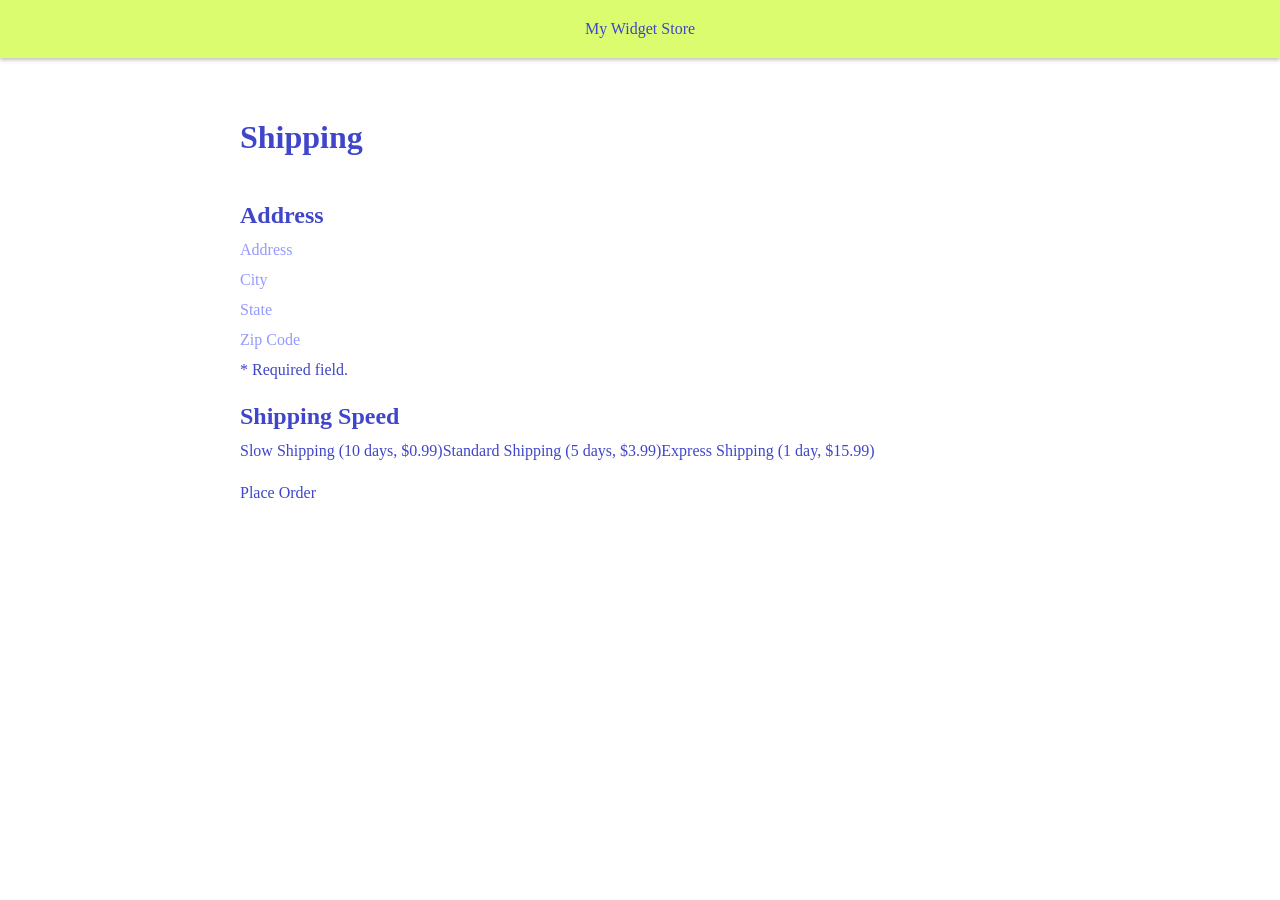
<file: a2-widget-factory-main/shipping.html>
<!DOCTYPE html>
<html lang="en">
  <head>
    <!--Load the spectrum library-->
    <script src="https://jspm.dev/@spectrum-web-components/bundle/elements.js" type="module" async></script>
    <!--Load the data files for widgets and shipping, then the script file.-->
    <script src="widgets_data.js"></script>
    <script src="shipping_data.js"></script>
    <script src="script.js"></script>
    <!--Load the external stylesheet and favicon.-->
    <link rel="stylesheet" href="style.css">
    <link rel="store icon" href="favicon.ico">
    <title>My Widget Store: Shipping</title>
  </head>
  <body onload="loadShippingPage()">
    <sp-theme scale="medium" color="light">
      <!--TODO: your code here!-->

      <div class="topbar">
          <div class="logo" onclick="gotoOrderPage()">My Widget Store</div>
      </div>

      <!--content-->
      <div class="main">
        <div class="shipping">
          <div class="shipping-header">
            <h1>Shipping</h1>
            <sp-divider size="m"></sp-divider>
          </div>

          <div class="form">
          <h2>Address</h2>

          <div class="form-field">
            <sp-field-label required>Address</sp-field-label>
            <sp-textfield placeholder="Address" id="address"></sp-textfield>
          </div>
          <div class="form-field">
            <sp-field-label required>City</sp-field-label>
            <sp-textfield placeholder="City" id="city"></sp-textfield>
          </div> 
          <div class="form-field">
            <sp-field-label required>State</sp-field-label>
            <sp-textfield placeholder="State"  id="state"></sp-textfield>
          </div>
          <div class="form-field">
            <sp-field-label required>Zip Code</sp-field-label>
            <sp-textfield placeholder="Zip Code"  id="zip"></sp-textfield>
          </div>
          <div class="form-field">
            <sp-help-text slot="help-text">* Required field.</sp-help-text>
          </div>

          </div>

          <div class="form">
          <h2>Shipping Speed</h2>
          <sp-picker label="Select Shipping Speed:" id="shipping_speed">
              <sp-menu-item value="slow">Slow Shipping (10 days, $0.99)</sp-menu-item>
              <sp-menu-item value="standard">Standard Shipping (5 days, $3.99)</sp-menu-item>
              <sp-menu-item value="express">Express Shipping (1 day, $15.99)</sp-menu-item>
          </sp-picker>
          </div>

          <!--TODO: you may choose a different way of navigating to the next page. Specifying the onclick to call "gotoSummaryPage" should store any inputted data.-->
          <sp-action-button emphasized selected onclick="gotoSummaryPage()">Place Order</sp-action-button>
        </div>
      </div>


    </sp-theme>
  </body>
</html>
</file>
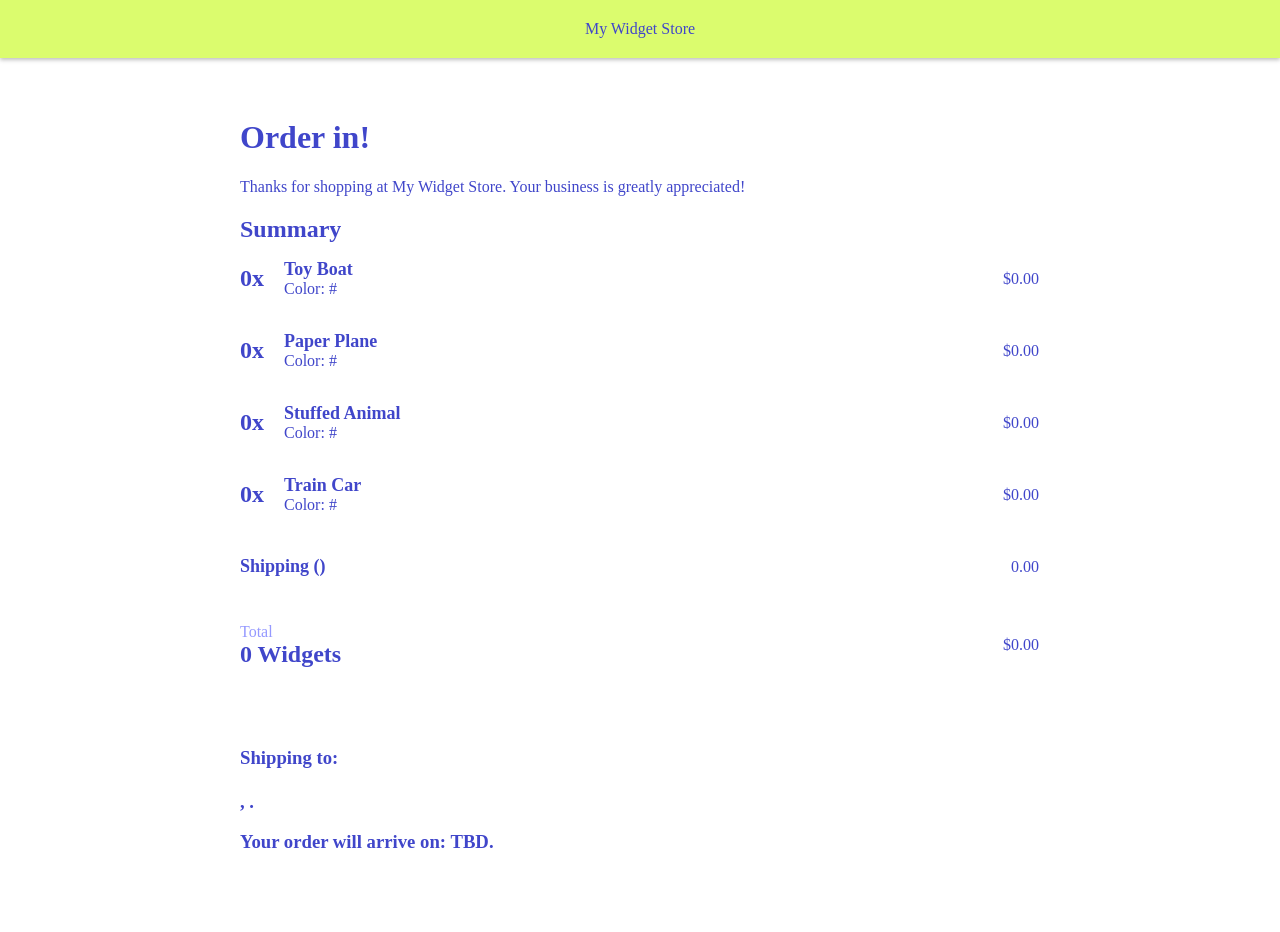
<file: a2-widget-factory-main/summary.html>
<!DOCTYPE html>
<html lang="en">
  <head>
    <!--Load the spectrum library-->
    <script src="https://jspm.dev/@spectrum-web-components/bundle/elements.js" type="module" async></script>
    <!--Load the data files for widgets and shipping, then the script file.-->
    <script src="widgets_data.js"></script>
    <script src="shipping_data.js"></script>
    <script src="script.js"></script>
    <!--Load the external stylesheet and favicon.-->
    <link rel="stylesheet" href="style.css">
    <link rel="store icon" href="favicon.ico">
    <title>My Widget Store: Summary</title>
  </head>
  <body onload="loadSummaryPage()">
    <sp-theme scale="medium" color="light">
      <!--TODO: your code here!-->

        <div class="topbar">
          <div class="logo" onclick="gotoOrderPage()">My Widget Store</div>
      </div>

      <div class="main">
        <div class="container">

          <div class="summary-header">
            <h1>Order in!</h1>
            Thanks for shopping at My Widget Store. Your business is greatly appreciated!
          </div>

          <div class="summary">
            <h2>Summary</h2>

            <!--line item start-->
            <div class="summary-item">
              <div class="item-details">
                <div class="item-quantity">
                  <h2><span id="toyboat_quantity">0</span>x</h2>
                </div>
                <div class="item-specs">
                  <p class="item-name">Toy Boat</p>
                  <p class="item-color">Color: #<span id="toyboat_color"></span></p>
                </div>
              </div>
              <div class="item-price" id="toyboat_subtotal">0.00</div>
            </div>
          <!--line item end-->

          <sp-divider size="s"></sp-divider>

          <!--line item start-->
            <div class="summary-item">
              <div class="item-details">
                <div class="item-quantity">
                  <h2><span id="paperplane_quantity">0</span>x</h2>
                </div>
                <div class="item-specs">
                  <p class="item-name">Paper Plane</p>
                  <p class="item-color">Color: #<span id="paperplane_color"></span></p>
                </div>
              </div>
              <div class="item-price" id="paperplane_subtotal">0.00</div>
            </div>
          <!--line item end-->

          <sp-divider size="s"></sp-divider>

          <!--line item start-->
            <div class="summary-item">
              <div class="item-details">
                <div class="item-quantity">
                  <h2><span id="stuffedanimal_quantity">0</span>x</h2>
                </div>
                <div class="item-specs">
                  <p class="item-name">Stuffed Animal</p>
                  <p class="item-color">Color: #<span id="stuffedanimal_color"></span></p>
                </div>
              </div>
              <div class="item-price" id="stuffedanimal_subtotal">0.00</div>
            </div>
          <!--line item end-->

          <sp-divider size="s"></sp-divider>

          <!--line item start-->
            <div class="summary-item">
              <div class="item-details">
                <div class="item-quantity">
                  <h2><span id="traincar_quantity">0</span>x</h2>
                </div>
                <div class="item-specs">
                  <p class="item-name">Train Car</p>
                  <p class="item-color">Color: #<span id="traincar_color"></span></p>
                </div>
              </div>
              <div class="item-price" id="traincar_subtotal">0.00</div>
            </div>
          <!--line item end-->

          <sp-divider size="s"></sp-divider>

          <!--line item start-->
            <div class="summary-item">
              <div class="item-details">
                <p class="item-name">Shipping (<span id="shipping_speed"></span>)</p>
              </div>
              <div class="item-price" id="shipping_subtotal">0.00</div>
            </div>
          <!--line item end-->

          <sp-divider size="l"></sp-divider>

          <!--total start-->
            <div class="summary-total">
              <div class="total-quantity">
                <sp-field-label>Total</sp-field-label>
                <h2><span id="total_quantity">0</span> Widgets</h2>
              </div>
              <div class="item-price" id="total_cost">0.00</div>
            </div>
          <!--total item end-->

          <sp-divider size="m"></sp-divider>

          </div>

          <div class="shipping-address">
            <h3><b>Shipping to:</b> </br> <span id="address"></span></br><span id="city"></span>, <span id="state"></span> <span id="zip"></span>.</h3>
            <h3>Your order will arrive on: <b><span id="arrival_date"> TBD</span></b>.</h3>
          </div>

        </div>
      </div>

    </sp-theme>
  </body>
</html>
</file>
<file: a2-widget-factory-main/style.css>
/*Add whatever you want!*/
:root {
	--primary-color: var(--spectrum-global-color-indigo-1000, #4046CA);
  --secondary-color: var(--spectrum-global-color-indigo-600, #9599FF);
  --tertiary-color: var(--spectrum-blue-900, #0054B6);
  --primary-background: var(--spectrum-global-color-gray-50, #ffffff);
  --secondary-background: var(--spectrum-global-color-chartreuse-100, #DBFC6E);
}

body {
  margin: 0;
  padding: 0;
  color: var(--primary-color);
}

.topbar {
	display: flex;
	padding: 20px 40px;
	box-shadow: 0 2px 4px 0 rgba(0, 0, 0, 0.25);
	background: var(--secondary-background);
	align-items: center;
	justify-content: center;
}

.logo {
	font-size: var(--spectrum-heading-size-l);
	font-weight: var(--spectrum-global-font-weight-extra-bold);
	cursor: pointer;
}

.bottom-bar {
	padding: 0 40px;
	position: fixed;
  bottom: 0;
  left: 0;
  width: 100%;
  height: 60px;
  display: none;
  justify-content: space-between;
  align-items: center;
  z-index: 100;
  background: var(--tertiary-color);
  box-sizing: border-box;
  color: white;
}

.bottom-bar.visible {
  display: flex;
}

.cart-tray.open {
  bottom: 60px;
}

sp-tray {
	position: fixed;
  bottom: 0;
  left: 0;
  width: 100vw;
  max-width: 100vw;
  display: flex;
}

sp-dialog {
	display: flex;
	width: 100vw;
}

.main {
	display: flex;
	flex-direction: column;
	gap: 24px;
	padding: 40px;
	align-items: center;
}

.product-container {
	display: flex;
	flex-wrap: wrap;
	gap: 24px;
	max-width: 1200px;
	justify-content: center;
}

.container {
	max-width: 800px;
	width: 100%;
}

.item-card {
	display: flex;
	flex-direction: column;
	box-shadow: 0 2px 4px 0 rgba(0, 0, 0, 0.25);
	border-radius: 8px;
}

.item-title {
	display: flex;
	padding: 8px 12px;
	border-radius: 8px 8px 0 0;
	align-items: center;
	gap: 12px;
	background: var(--secondary-background);
	font-size: var(--spectrum-heading-size-m);
	font-weight: var(--spectrum-global-font-weight-bold);
}

.rating {
	font-size: var(--spectrum-heading-size-xs);
	font-weight: var(--spectrum-global-font-weight-regular);
}

.item-img  {
	display: flex;
	width: 100%;
	height: 164px;
	padding: 0 1px;
	align-items: center;
	gap: 10px;
	align-self: stretch;
}

.item-img img {
  width: 100%;
  height: 100%;
  object-fit: cover;
}

.item-price {
	display: flex;
	padding: 0 1px;
	align-items: center;
	gap: 4px;
	align-self: stretch;
}

.item-info {
	display: flex;
	padding: 8px 12px 16px 12px;
	flex-direction: column;
	align-items: flex-start;
	gap: 8px;
	align-self: stretch;
	border-radius: 0 0 8px 8px;
	background: var(--light-gray-gray-100, #F8F8F8);
}

.item-prefs {
	display: inline-flex;
	gap: 20px;
}

.quantity-picker {
	display: flex;
	flex-direction: column;
	align-items: flex-start;
	flex: 1 0 0;
}

.button-container {
	display: flex;
	gap: 12px;
}

.main sp-action-button {
	display: flex;
	width: 100%;
	max-width: 1200px;
	padding: ;
}

.attribution {
	padding: 20px 40px 0 40px;
	max-width: 1200px;
}

.attribution-container {
	display: flex;
	width: 100%;
	align-items: center;
	justify-content: center;
}

.shipping {
	display: flex;
	flex-direction: column;
	width: 100%;
	max-width: 800px;
	gap: 24px;
	color: var(--primary-color);
}

.form {
	display: flex;
	flex-direction: column;
	gap: 12px;
}

.form-field {
	
}

sp-textfield {
	display: flex;
	width: 100%;
}

sp-picker {
	display: flex;
	width: 100%;
}

sp-field-label {
	color: var(--secondary-color);
}

.summary {
	width: 100%;
	display: flex;
	flex-direction: column;
	padding: 20px 0;
}

.summary-header {
	width: 100%;
}

.summary-item {
	width: 100%;
	display: flex;
}

.item-details {
	display: flex;
	flex: 1;
	gap: 8px;
	height: 72px;
	align-items: center;
}

.item-quantity {
	width: 36px;
}

.item-specs {
	display: flex;
	flex-direction: column;
	width: 100$;
	align-items: stretch;
	justify-content: center;
}

.item-name {
  font-size: 18px;
  font-weight: 700;
  margin: 0;
}

.item-color {
  font-size: 16px;
  font-weight: 400;
  smargin: 0;
}

.item-price {
	display: flex;
}

p {
	margin: 0;
}

h2 {
	margin: 0;
}

.summary-total {
	align-items: center;
	display: flex;
	padding: 20px 0;
}

.total-quantity {
	display: flex;
	flex-direction: column;
	flex: 1;
}
	
.shipping-address {
	padding: 20px 0;
}
</file>
